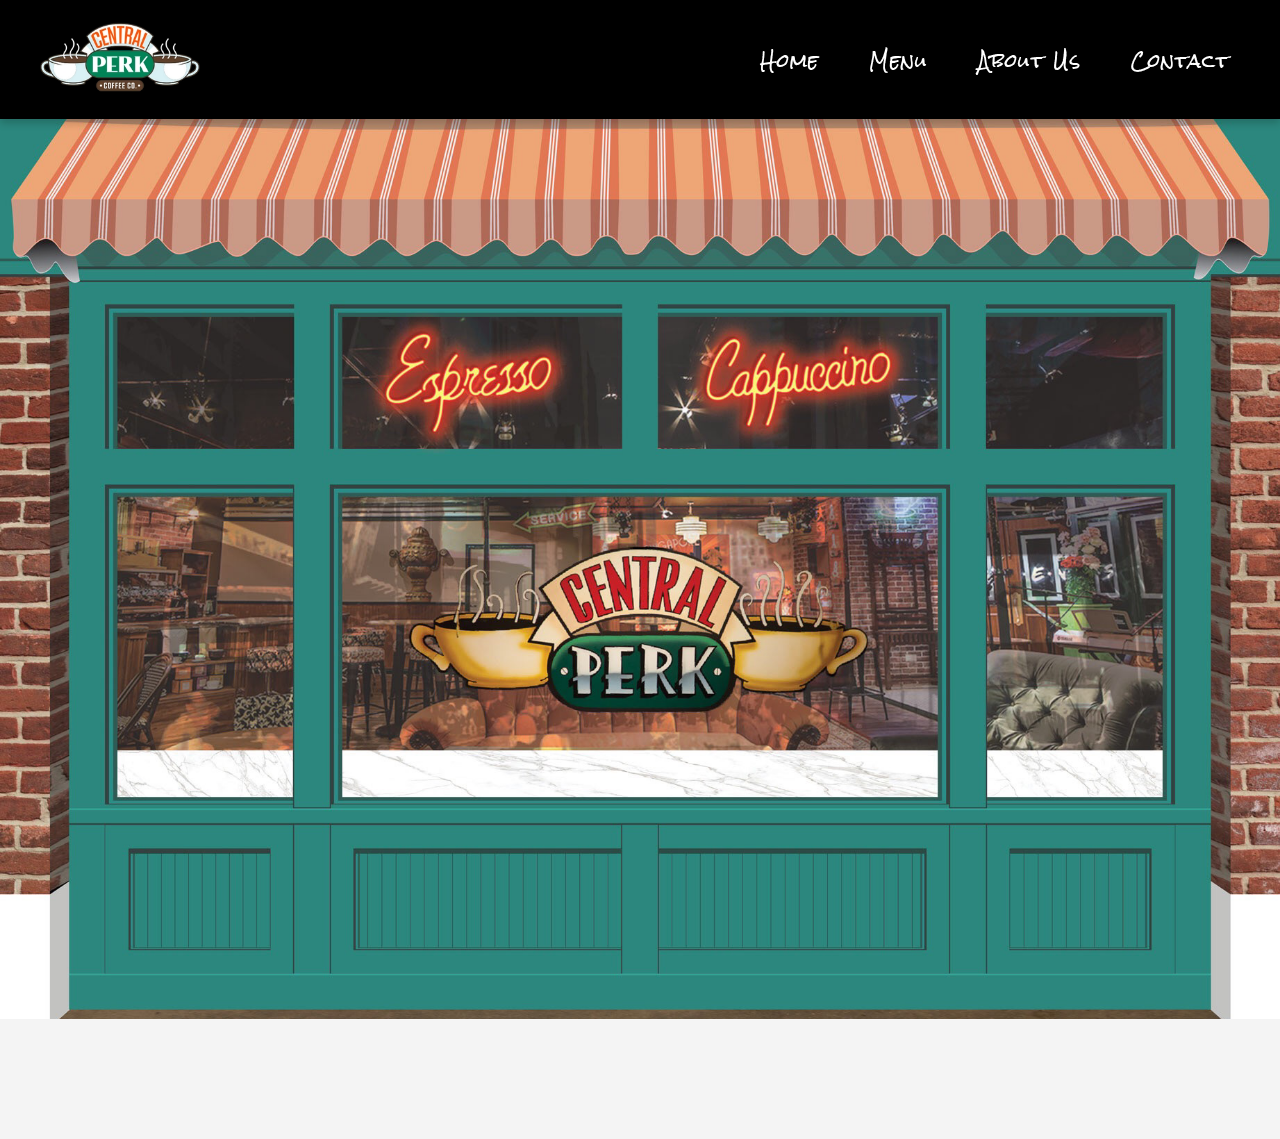
<file: index.html>
<!DOCTYPE html>
<html lang="en">
<head>
  <meta charset="UTF-8">
  <meta name="viewport" content="width=device-width, initial-scale=1.0">
  <title>Central Perk: The Digital Café Experience</title>
  <link rel="stylesheet" href="styles.css">
  <link href="https://fonts.googleapis.com/css2?family=Courier+Prime&family=Rock+Salt&display=swap" rel="stylesheet">
  <style>
    /* Ensure smooth scrolling */
    html {
      scroll-behavior: smooth;
    }
  </style>
</head>
<body>
  <header class="header">
    <div class="logo">
      <img src="new_logo_main_white_250x.avif" alt="Central Perk Logo">
    </div>
    <nav class="nav">
      <ul>
        <li><a href="#home">Home</a></li>
        <li><a href="#menu">Menu</a></li>
        <li><a href="#about">About Us</a></li>
        <li><a href="#contact">Contact</a></li>
      </ul>
    </nav>
  </header>

  <!-- Hero Section (Full screen image) -->
  <section id="hero" class="hero">
    <a href="final.html" class="hero-link">
      <img src="cpp.png" alt="Central Perk" class="hero-image">
    </a>
  </section>

  <!-- Next Section -->
  <section id="next-section">
  
  </section>
</body>
</html>
</file>
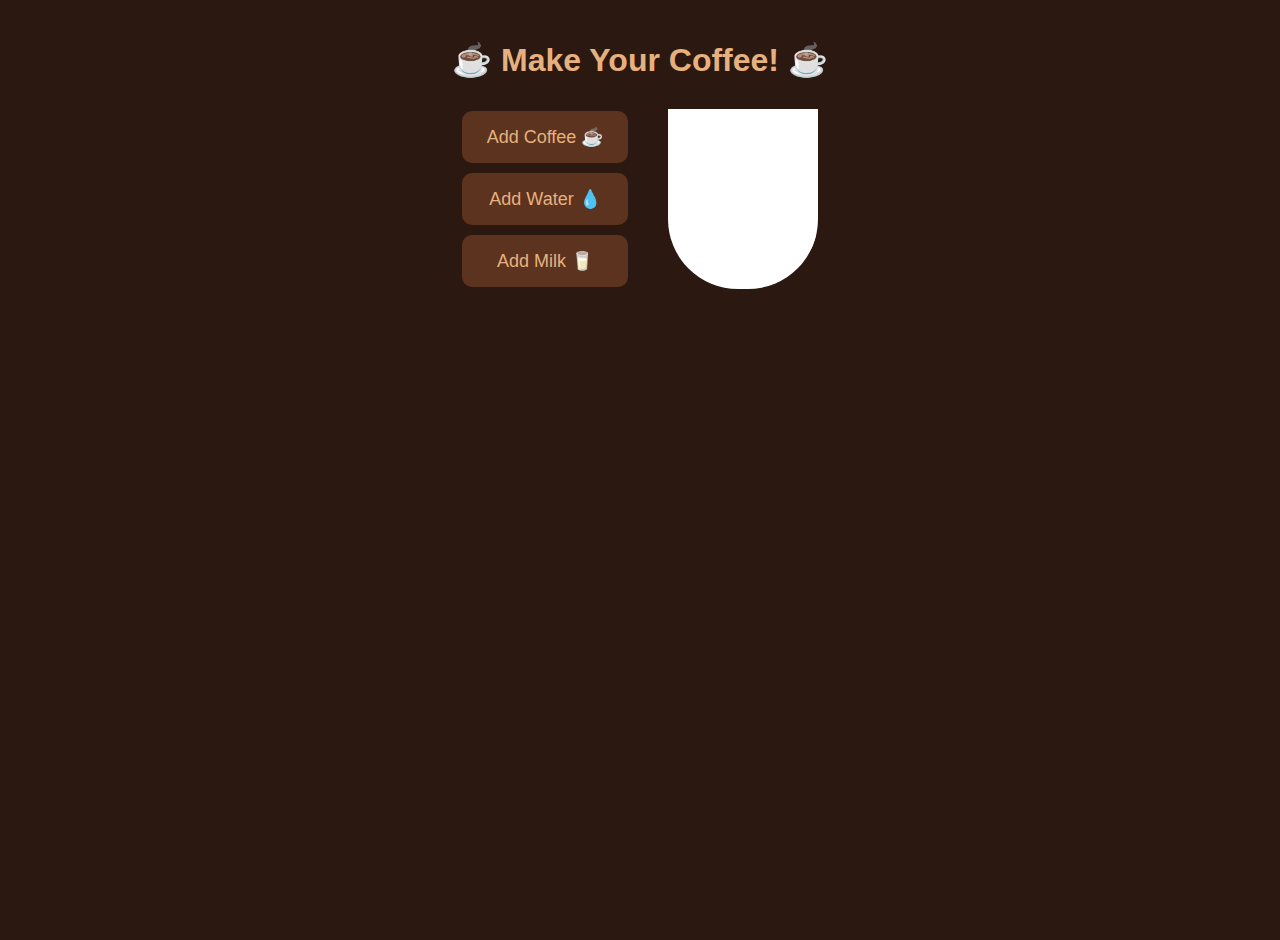
<file: coffeebuilder.html>
<!DOCTYPE html>
<html lang="en">
<head>
    <meta charset="UTF-8">
    <title>Simple Coffee Maker</title>
    <style>
        body {
            background: #2b1810;
            font-family: Arial, sans-serif;
            display: flex;
            flex-direction: column;
            align-items: center;
            min-height: 100vh;
            margin: 0;
            padding: 20px;
            color: #e6b17e;
        }

        h1 {
            text-align: center;
            margin-bottom: 30px;
        }

        .game {
            display: flex;
            gap: 40px;
            align-items: center;
            flex-wrap: wrap;
            justify-content: center;
        }

        .ingredients {
            display: flex;
            flex-direction: column;
            gap: 10px;
        }

        button {
            background: #5c331e;
            border: none;
            padding: 15px 25px;
            border-radius: 10px;
            color: #e6b17e;
            cursor: pointer;
            font-size: 18px;
            transition: transform 0.2s;
        }

        button:hover {
            transform: translateY(-2px);
        }

        .cup {
            width: 150px;
            height: 180px;
            background: white;
            border-radius: 0 0 70px 70px;
            position: relative;
            overflow: hidden;
        }

        .handle {
            width: 40px;
            height: 70px;
            border: 15px solid white;
            border-radius: 20px;
            position: absolute;
            right: -40px;
            top: 50%;
            transform: translateY(-50%);
        }

        .liquid {
            width: 100%;
            height: 0%;
            background: #3d2317;
            position: absolute;
            bottom: 0;
            transition: all 0.5s;
        }

        .message {
            margin-top: 20px;
            font-size: 20px;
            text-align: center;
            min-height: 30px;
        }
    </style>
</head>
<body>
    <h1>☕ Make Your Coffee! ☕</h1>

    <div class="game">
        <div class="ingredients">
            <button onclick="addIngredient('Coffee', '#3d2317')">Add Coffee ☕</button>
            <button onclick="addIngredient('Water', '#8b5e3c')">Add Water 💧</button>
            <button onclick="addIngredient('Milk', '#d4b59e')">Add Milk 🥛</button>
            <button onclick="addIngredient('Reset')" id="resetBtn" style="display: none">Make New Coffee 🔄</button>
        </div>

        <div class="cup">
            <div class="liquid"></div>
            <div class="handle"></div>
        </div>
    </div>

    <div class="message"></div>

    <script>
        let steps = 0;
        const liquid = document.querySelector('.liquid');
        const message = document.querySelector('.message');
        const resetBtn = document.querySelector('#resetBtn');

        function addIngredient(ingredient, color) {
            if (ingredient === 'Reset') {
                // Reset everything
                steps = 0;
                liquid.style.height = '0%';
                message.textContent = '';
                resetBtn.style.display = 'none';
                return;
            }

            if (steps >= 3) return;

            steps++;
            liquid.style.height = `${steps * 33}%`;
            liquid.style.backgroundColor = color;
            
            message.textContent = `Added ${ingredient}!`;

            if (steps === 3) {
                message.textContent = '✨ Your coffee is ready! ✨';
                resetBtn.style.display = 'block';
            }
        }
    </script>
</body>
</html>
</file>
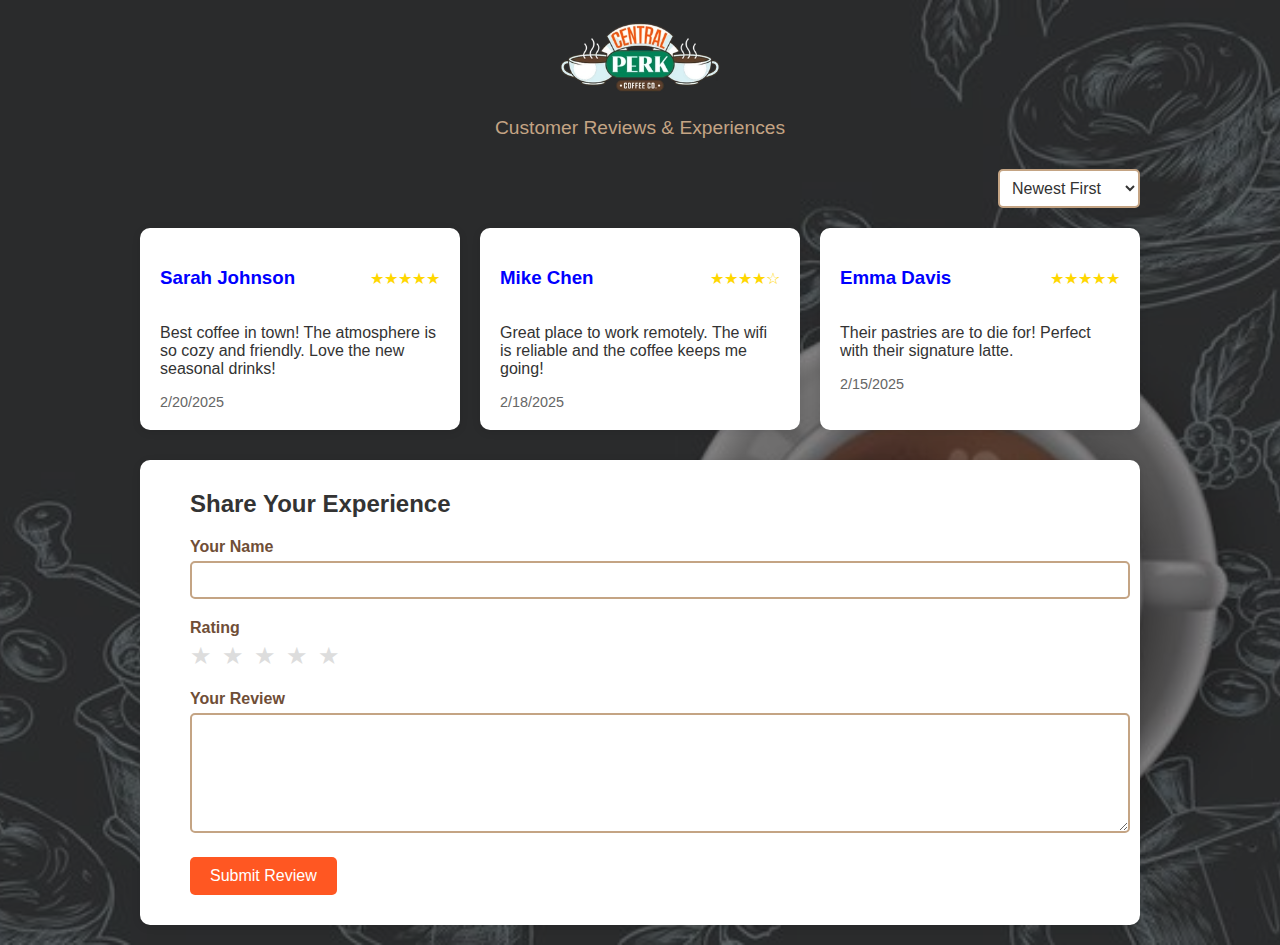
<file: customer.html>
<!DOCTYPE html>
<html lang="en">
<head>
    <meta charset="UTF-8">
    <meta name="viewport" content="width=device-width, initial-scale=1.0">
    <title>Friends Coffee Shop - Reviews</title>
    <link href="https://fonts.googleapis.com/css2?family=Courier+Prime&family=Rock+Salt&display=swap" rel="stylesheet">
    <style>
        :root {
            --primary-color: #6F4E37; /* Coffee Brown */
            --secondary-color: #C4A484; /* Latte Beige */
            --background-color: #FFF8F0; /* Coffee Cream */
            --text-color: #333; /* Dark text for readability */
            --highlight-color: #FF5722; /* Accent Orange (for buttons) */
        }

        body {
            font-family: Arial, Helvetica, sans-serif;
            background-color: var(--background-color);
            background-image: url('custimg.jpg');
            background-repeat: no-repeat;
            background-size: cover; /* Ensure the background image covers the entire page */
            background-position: center; /* Keep the image centered */
            color: var(--text-color);
            margin: 0;
            padding: 20px;
            position: relative; /* To position the pseudo-element */
        }

        body::after {
            content: '';
            position: absolute;
            top: 0;
            left: 0;
            width: 100%;
            height: 100%;
            background-color: rgba(49, 47, 47, 0.6); /* Semi-transparent overlay */
            z-index: -1; /* Ensure the overlay stays behind the content */
        }


        .container {
            max-width: 1000px;
            margin: 0 auto;
        }

        .reviews-header {
            text-align: center;
            margin-bottom: 30px;
        }

        .reviews-header h1 {
            color: var(--primary-color);
            font-size: 2.8em;
            margin-bottom: 10px;
            font-weight: 600;
        }

        .reviews-header p {
            font-size: 1.2em;
            color: var(--secondary-color);
        }

        .sort-controls {
            display: flex;
            justify-content: flex-end;
            margin-bottom: 20px;
        }

        .sort-controls select {
            padding: 8px;
            border: 2px solid var(--secondary-color);
            border-radius: 5px;
            background-color: white;
            color: var(--text-color);
            font-size: 1em;
        }

        .reviews-grid {
            display: grid;
            grid-template-columns: repeat(auto-fill, minmax(300px, 1fr));
            gap: 20px;
            margin-bottom: 30px;
        }

        .review-card {
            background-color: white;
            border-radius: 10px;
            padding: 20px;
            box-shadow: 0 2px 8px rgba(0, 0, 0, 0.1);
            transition: transform 0.2s, box-shadow 0.2s;
        }

        .review-card:hover {
            transform: translateY(-5px);
            box-shadow: 0 8px 15px rgba(0, 0, 0, 0.2);
        }

        .review-header {
            display: flex;
            justify-content: space-between;
            align-items: center;
            margin-bottom: 10px;
        }

        .stars {
            color: #FFD700;
        }

        .review-date {
            color: #666;
            font-size: 0.9em;
        }
        .review-name{
            text-decoration: underline;
        }
        .review-form {
            background-color: white;
            padding: 30px;
            border-radius: 10px;
            box-shadow: 0 2px 8px rgba(0, 0, 0, 0.1);
        }

        .form-group {
            margin-bottom: 20px;
        }

        .form-group label {
            display: block;
            margin-bottom: 5px;
            color: var(--primary-color);
            font-weight: 600;
        }

        .form-group input,
        .form-group textarea {
            width: 100%;
            padding: 8px;
            border: 2px solid var(--secondary-color);
            border-radius: 5px;
            font-size: 1em;
        }

        .form-group textarea {
            height: 100px;
            resize: vertical;
        }

        .submit-btn {
            background-color: var(--highlight-color);
            color: white;
            border: none;
            padding: 10px 20px;
            border-radius: 5px;
            cursor: pointer;
            font-size: 1em;
            transition: background-color 0.2s;
        }

        .submit-btn:hover {
            background-color: #FF3D00;
        }

        .rating-input {
            display: flex;
            gap: 10px;
            font-size: 1.5em;
        }

        .rating-input span {
            cursor: pointer;
            color: #ddd;
        }

        .rating-input span.active {
            color: #FFD700;
        }
        .logo img {
            width: 160px; /* Adjusted logo size */
            height: auto;
            animation: bounce 2s infinite ease-in-out; /* Fun bouncing animation */
        }
        @keyframes bounce {
        0%, 20%, 50%, 80%, 100% {
            transform: translateY(0);
        }
        40% {
            transform: translateY(-10px);
        }
        60% {
            transform: translateY(-5px);
        }
    }
        /* Coffee cup background and other subtle details */
        .coffee-cup-background {
            background-image: url('https://img.icons8.com/ios/452/coffee-cup.png');
            background-repeat: no-repeat;
            background-position: center;
            background-size: 50px;
            padding-left: 50px;
            padding-top: 10px;
        }
    </style>
</head>
<body>
    <div class="container">
        <div class="reviews-header">
            <div class="logo">
                <img src="new_logo_main_white_250x.avif" alt="Central Perk Logo">
              </div>
            <p>Customer Reviews & Experiences</p>
        </div>

        <div class="sort-controls">
            <select id="sort-select">
                <option value="newest">Newest First</option>
                <option value="highest">Highest Rated</option>
            </select>
        </div>

        <div class="reviews-grid" id="reviews-container">
            <!-- Reviews will be dynamically inserted here -->
        </div>

        <div class="review-form coffee-cup-background">
            <h2>Share Your Experience</h2>
            <form id="review-form">
                <div class="form-group">
                    <label for="name">Your Name</label>
                    <input type="text" id="name" required>
                </div>
                <div class="form-group">
                    <label>Rating</label>
                    <div class="rating-input" id="rating-stars">
                        <span data-rating="1">★</span>
                        <span data-rating="2">★</span>
                        <span data-rating="3">★</span>
                        <span data-rating="4">★</span>
                        <span data-rating="5">★</span>
                    </div>
                </div>
                <div class="form-group">
                    <label for="review">Your Review</label>
                    <textarea id="review" required></textarea>
                </div>
                <button type="submit" class="submit-btn">Submit Review</button>
            </form>
        </div>
    </div>

    <script>
        let reviews = [
            {
                name: "Sarah Johnson",
                rating: 5,
                text: "Best coffee in town! The atmosphere is so cozy and friendly. Love the new seasonal drinks!",
                date: new Date("2025-02-20")
            },
            {
                name: "Mike Chen",
                rating: 4,
                text: "Great place to work remotely. The wifi is reliable and the coffee keeps me going!",
                date: new Date("2025-02-18")
            },
            {
                name: "Emma Davis",
                rating: 5,
                text: "Their pastries are to die for! Perfect with their signature latte.",
                date: new Date("2025-02-15")
            }
        ];

        function getStarRating(rating) {
            return "★".repeat(rating) + "☆".repeat(5 - rating);
        }

        function formatDate(date) {
            return new Date(date).toLocaleDateString();
        }

        function displayReviews(sortMethod = 'newest') {
            const container = document.getElementById('reviews-container');
            container.innerHTML = '';

            const sortedReviews = [...reviews].sort((a, b) => {
                if (sortMethod === 'newest') {
                    return b.date - a.date;
                } else {
                    return b.rating - a.rating;
                }
            });

            sortedReviews.forEach(review => {
                const reviewElement = document.createElement('div');
                reviewElement.className = 'review-card';
                reviewElement.innerHTML = `
                    <div class="review-header">
                        <h3 style="color:blue">${review.name}</h3>
                        <div class="stars">${getStarRating(review.rating)}</div>
                    </div>
                    <p>${review.text}</p>
                    <div class="review-date">${formatDate(review.date)}</div>
                `;
                container.appendChild(reviewElement);
            });
        }

        document.getElementById('sort-select').addEventListener('change', (e) => {
            displayReviews(e.target.value);
        });

        let selectedRating = 0;
        const ratingStars = document.getElementById('rating-stars');
        const stars = ratingStars.getElementsByTagName('span');

        function updateStars(rating) {
            Array.from(stars).forEach((star, index) => {
                star.classList.toggle('active', index < rating);
            });
            selectedRating = rating;
        }

        ratingStars.addEventListener('click', (e) => {
            if (e.target.tagName === 'SPAN') {
                const rating = parseInt(e.target.dataset.rating);
                updateStars(rating);
            }
        });

        document.getElementById('review-form').addEventListener('submit', (e) => {
            e.preventDefault();

            const name = document.getElementById('name').value;
            const text = document.getElementById('review').value;

            if (selectedRating === 0) {
                alert('Please select a rating');
                return;
            }

            reviews.push({
                name,
                rating: selectedRating,
                text,
                date: new Date()
            });

            e.target.reset();
            updateStars(0);
            displayReviews(document.getElementById('sort-select').value);
        });

        displayReviews();
    </script>
</body>
</html>
</file>
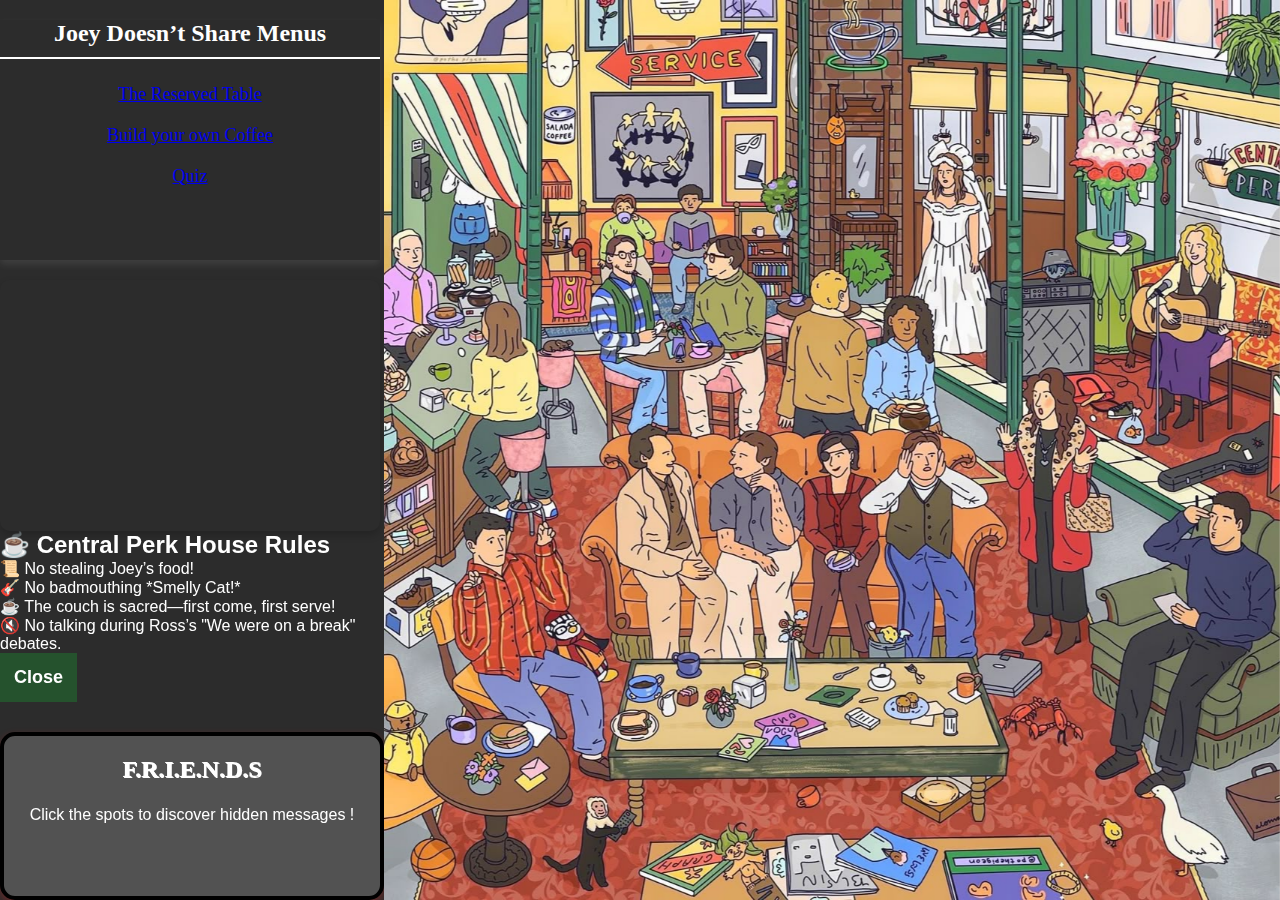
<file: final.html>
<!DOCTYPE html>
<html lang="en">
<head>
    <meta charset="UTF-8">
    <meta name="viewport" content="width=device-width, initial-scale=1.0">
    <title>Central Perk</title>
    <link rel="stylesheet" href="gary-css.css">
</head>
<body>
    <div class="left-section">
    <div class="menu-link">
        <div class="blackboard">
            <h2>Joey Doesn’t Share Menus</h2>
            <a href="menu (2).html"><div class="blackboard-item">The Reserved Table</div></a>
            <a href="coffeebuilder.html"><div class="blackboard-item">Build your own Coffee</div></a>
            <a href="quiz.html"><div class="blackboard-item">Quiz</div></a>
        </div>
    </div>
    <div class="video-card">
        <iframe 
            src="https://www.youtube.com/embed/s2TyVQGoCYo?autoplay=1&loop=1&playlist=s2TyVQGoCYo&controls=0" 
            frameborder="0" 
            allow="autoplay; encrypted-media" 
            allowfullscreen>
        </iframe>
    </div>

    <div id="rulesModal" class="rules-modal">
        <h2>☕ Central Perk House Rules</h2>
        <p>📜 No stealing Joey’s food!</p>
        <p>🎸 No badmouthing *Smelly Cat!*</p>
        <p>☕ The couch is sacred—first come, first serve!</p>
        <p>🔇 No talking during Ross’s "We were on a break" debates.</p>
        <button class="close-btn" onclick="closeRules()">Close</button>
    </div>
    
    
    
    <!-- Flipping Info Card -->
    <div class="info-card">
        <div class="info-card-inner">
            <div class="info-card-front">
                <h2>F.R.I.E.N.D.S</h2>
                <p>Click the spots to discover hidden messages !</p>
            </div>
            <div class="info-card-back">
                <div id="info-content">
                    <!-- Dynamic content will be inserted here -->
                </div>
            </div>
        </div>
    </div>
</div>
    <div class="right-section">
        <img src="hello.jpg" alt="Central Perk Scene" usemap="#centralPerkMap">
        <button class="couch-button" onclick="showInfo('You found an 🥚! The couch was almost removed before filming began!')"></button>
        <button class="hugsy-button" onclick="showInfo('You found an 🥚! Hugsy: The One Joey Wouldn’t Share!')"></button>
        <button class="lobster-button" onclick="showInfo('You found an 🥚! In Friends (S2E14), Phoebe calls Rachel Ross’s lobsters, meaning they’re soulmates—like lobsters, which (supposedly) mate for life.')"></button>
        <button class="pheobe-button" onclick="showInfo('You found an 🥚! ’’Smelly’’ Cat was Phoebe’s iconic song in Friends. It’s about a neglected, stinky cat whose bad smell isn’t its fault. The song became a recurring joke and even got a professional recording in the show.')"></button>
        <button class="rachel-button" onclick="showInfo('You found an 🥚! In S1E1, Rachel runs into Central Perk in her wedding dress after leaving Barry at the altar. She realizes she doesn’t love him and decides to start a new, independent life with Monica’s help.')"></button>

        <map name="centralPerkMap">
            <a href="#"><area shape="poly" coords="24,89, 44,89, 52,128, 74,190, 40,251, -3,218, -3,148, 18,83" alt="Gunther's Spot" onclick="startChat()"></a></map>
    </div>
    <div id="chatPopup" class="chat-popup">
        <div class="chat-box">
            <div id="chatMessages" class="chat-messages"></div>
            <div id="chatOptions" class="chat-options"></div>
        </div>
    </div>
    <script src="gary-js.js"></script>
</body>
</html>
</file>
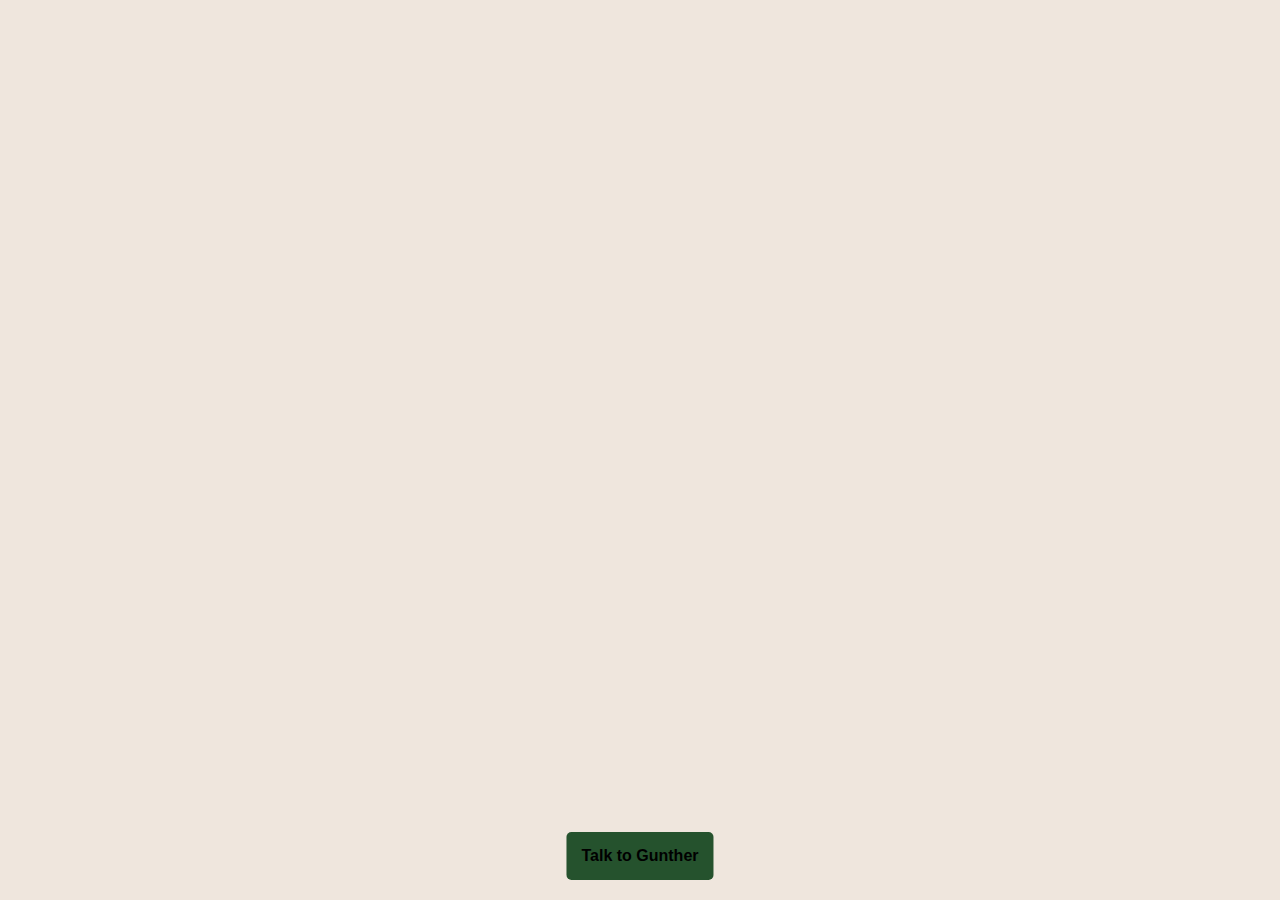
<file: gary.html>
<!DOCTYPE html>
<html lang="en">
<head>
    <meta charset="UTF-8">
    <meta name="viewport" content="width=device-width, initial-scale=1.0">
    <title>Virtual Barista Chat</title>
    <link rel="stylesheet" href="gary-css.css">
</head>
<body>

    <button id="baristaButton" onclick="startChat()">Talk to Gunther</button>

    <div id="chatPopup" class="chat-popup">
        <div class="chat-box">
            <div id="chatMessages" class="chat-messages"></div>
            <div id="chatOptions" class="chat-options"></div>
        </div>
    </div>

    <script src="gary-js.js"></script>
</body>
</html>
</file>
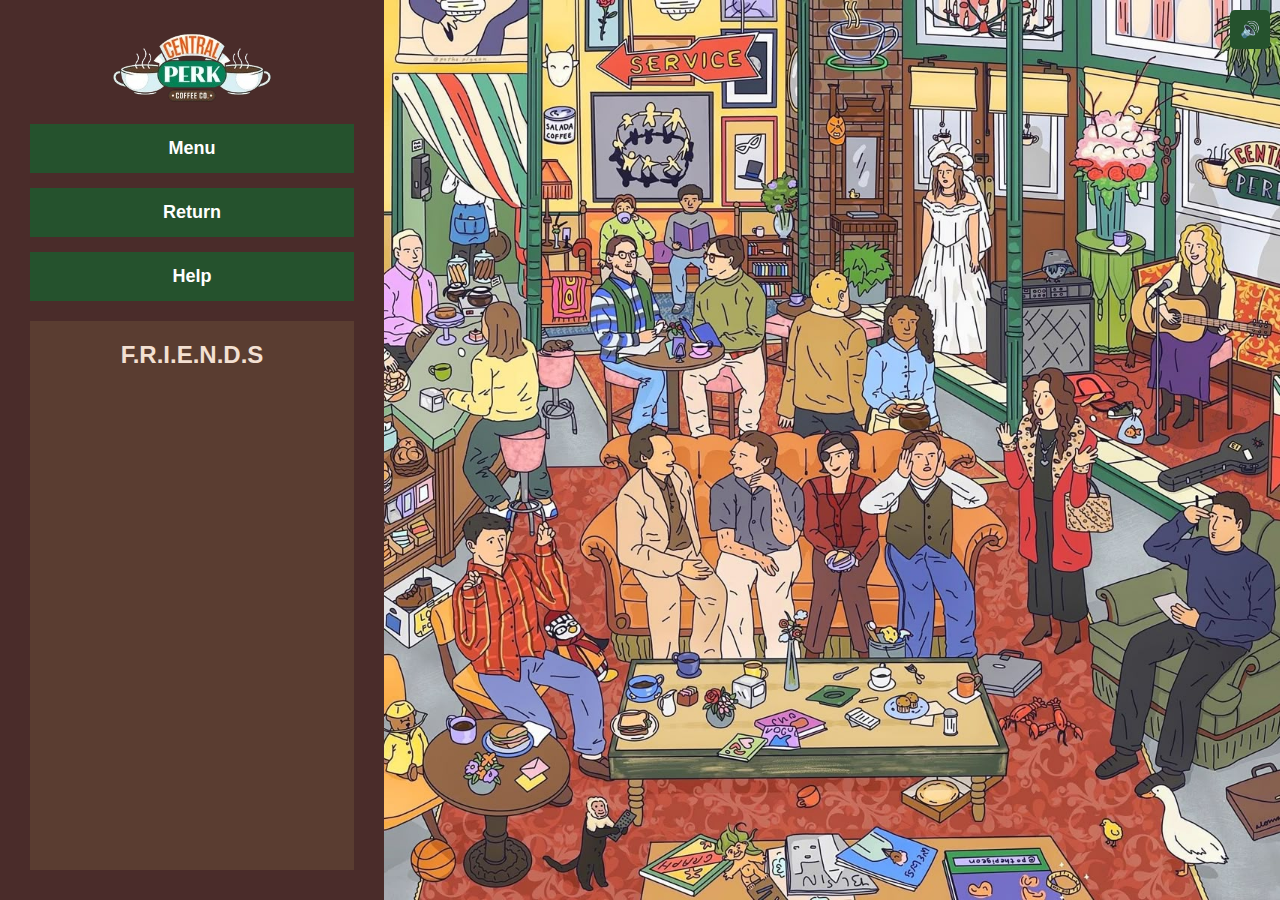
<file: maybe.html>
<!DOCTYPE html>
<html lang="en">
<head>
    <meta charset="UTF-8">
    <meta name="viewport" content="width=device-width, initial-scale=1.0">
    <title>Central Perk</title>
    <style>
        * {
            margin: 0;
            padding: 0;
            box-sizing: border-box;
        }
        .logo img {
            width: 160px;
            height: auto;
            animation: bounce 2s infinite ease-in-out;
        }
        @keyframes bounce {
            0%, 20%, 50%, 80%, 100% {
                transform: translateY(0);
            }
            40% {
                transform: translateY(-10px);
            }
            60% {
                transform: translateY(-5px);
            }
        }
        body {
            display: flex;
            height: 100vh;
            font-family: 'Poppins', sans-serif;
            background: #efe6dd;
        }
        .left-section {
            width: 30%;
            background: #4a2c2a;
            color: white;
            padding: 30px;
            display: flex;
            flex-direction: column;
            justify-content: space-between;
        }
        .logo-container {
            display: flex;
            justify-content: center;
            margin-bottom: 20px;
        }
        .logo-container img {
            width: 160px;
        }
        .buttons {
            display: flex;
            flex-direction: column;
            gap: 15px;
            text-align: center;
        }
        button {
            padding: 14px;
            border: none;
            background: #25522d;
            color: white;
            font-size: 18px;
            font-weight: bold;
            cursor: pointer;
            transition: 0.5s;
        }
        button:hover {
            background: #37674a;
        }
        .info-box {
            margin-top: 20px;
            padding: 20px;
            font-size: 16px;
            background: #5a3d31;
            color: #f3e0d2;
            width: 100%;
            flex-grow: 2;
        }
        .right-section {
            width: 70%;
            display: flex;
            justify-content: center;
            align-items: center;
            position: relative;
        }
        .right-section img {
            width: 100%;
            height: 100vh;
            object-fit: cover;
        }
        .couch-button {
            position: absolute;
            top: 47%; 
            left: 25%;
            width: 360px;
            height: 200px;
            border: none;
            cursor: pointer;
            opacity: 0;
        }
        .hugsy-button {
            position: absolute;
            top: 76%; 
            left: 20%;
            width: 40px;
            height: 60px;
            border: none;
            cursor: pointer;
            opacity: 0;
        }
        .music-button {
            position: absolute;
            top: 10px;
            right: 10px;
            padding: 10px;
            color: white;
            background-color: none;
            border: none;
            font-size: 16px;
            font-weight: bold;
            cursor: pointer;
            border-radius: 5px;
        }
        .music-button:hover {
            background: rgba(255, 255, 255, 0.972);
        }
    </style>
</head>
<body>
    <div class="left-section">
        <div class="logo-container logo">
            <img src="logopng.png" alt="Central Perk Logo">
        </div>
        <div class="buttons">
            <button>Menu</button>
            <button>Return</button>
            <button>Help</button>
        </div>
        <div class="info-box" id="info-box" style="text-align:center">
            <h2>F.R.I.E.N.D.S</h2>
        </div>
    </div>
    <div class="right-section">
        <img src="hello.jpg" alt="Central Perk Scene" usemap="#centralPerkMap">
        <button class="couch-button" onclick="showInfo('The couch was almost removed before filming began!')"></button>
        <button class="hugsy-button" onclick="showInfo('Joey`s adorable pet penguin: Hugsy :D')"></button>
        
        <button class="music-button" onclick="toggleMusic()" style="background-color:none">🔊</button>

        <map name="centralPerkMap">
            <a href="gary.html"><area shape="poly" coords="24,89, 44,89, 52,128, 74,190, 40,251, -3,218, -3,148, 18,83" alt="Gunther's Spot" onmousedown="showInfo('This is where Gunther kept his secret coffee recipes!')"></a>
        </map>
    </div>

    <audio id="background-music" loop>
        <source src="friends-theme.mp3" type="audio/mpeg">
        Your browser does not support the audio element.
    </audio>

    <script>
        let music = document.getElementById("background-music");
        let button = document.querySelector(".music-button");

        function autoPlayMusic() {
            // Silent interaction trick (works on most browsers)
            document.body.addEventListener('click', () => {
                if (music.paused) {
                    music.play();
                }
            }, { once: true });

            let playPromise = music.play();
            if (playPromise !== undefined) {
                playPromise.then(() => {
                    console.log("Music autoplayed successfully.");
                }).catch(() => {
                    console.log("Autoplay blocked, waiting for user interaction.");
                });
            }
        }

        function toggleMusic() {
            if (music.paused) {
                music.play();
                button.innerHTML = "🔇 Sound Off";
            } else {
                music.pause();
                button.innerHTML = "🔊 Sound On";
            }
        }

    </script>
</body>
</html>
</file>
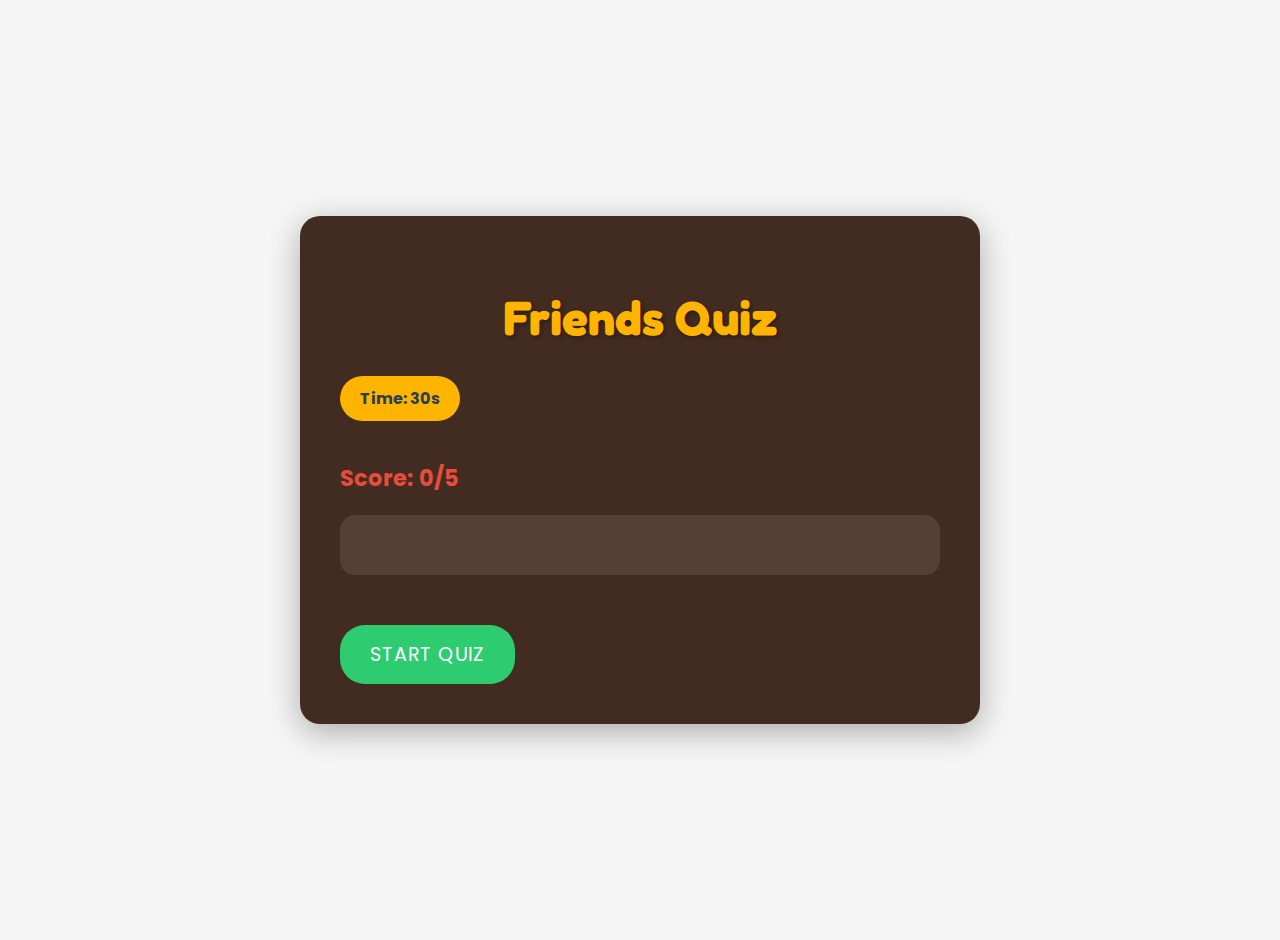
<file: quiz.html>
<!DOCTYPE html>
<html lang="en">
<head>
    <meta charset="UTF-8">
    <meta name="viewport" content="width=device-width, initial-scale=1.0">
    <title>Central Perk Friends Quiz</title>
    <link href="https://fonts.googleapis.com/css2?family=Fredoka+One&family=Poppins:wght@400;600&display=swap" rel="stylesheet">
    <style>
        body {
            font-family: 'Poppins', sans-serif;
            margin: 0;
            padding: 20px;
            min-height: 100vh;
            background: url('https://upload.wikimedia.org/wikipedia/commons/9/97/Friends_logo_2020.svg') no-repeat center center fixed;
            background-size: 40%;
            background-color: #f5f5f5;
            color: #fff;
            display: flex;
            justify-content: center;
            align-items: center;
            background-color: #f5f5f5;
        }

        .quiz-container {
            background: rgba(56, 32, 20, 0.95);
            padding: 40px;
            border-radius: 20px;
            box-shadow: 0 8px 32px rgba(0, 0, 0, 0.3);
            width: 90%;
            max-width: 600px;
            position: relative;
            overflow: hidden;
        }

        h1 {
            font-family: 'Fredoka One', cursive;
            font-size: 3em;
            margin-bottom: 30px;
            color: #FFB400;
            text-align: center;
            text-shadow: 2px 2px 4px rgba(0, 0, 0, 0.3);
        }

        .timer {
            background: #FFB400;
            color: #2c3e50;
            padding: 10px 20px;
            border-radius: 25px;
            font-weight: bold;
            display: inline-block;
            margin-bottom: 20px;
        }

        .score {
            font-size: 1.4em;
            margin: 20px 0;
            color: #E74C3C;
            font-weight: bold;
        }

        .question {
            font-size: 1.3em;
            margin-bottom: 30px;
            line-height: 1.6;
            background: rgba(255, 255, 255, 0.1);
            padding: 20px;
            border-radius: 15px;
        }

        .choices {
            list-style-type: none;
            padding: 0;
        }

        .choices li {
            margin: 15px 0;
            transition: transform 0.2s;
        }

        .choices li:hover {
            transform: translateX(10px);
        }

        .choices button {
            background: #F5A623;
            color: white;
            border: none;
            padding: 15px 20px;
            border-radius: 10px;
            width: 100%;
            font-size: 1.1em;
            cursor: pointer;
            transition: all 0.3s ease;
            font-family: 'Poppins', sans-serif;
        }

        .choices button:hover {
            background: #F39C12;
            transform: scale(1.02);
        }

        .start-btn, #next-btn {
            background: #2ECC71;
            color: white;
            border: none;
            padding: 15px 30px;
            border-radius: 25px;
            cursor: pointer;
            font-size: 1.2em;
            margin-top: 20px;
            transition: all 0.3s ease;
            font-family: 'Poppins', sans-serif;
            text-transform: uppercase;
            letter-spacing: 1px;
        }

        .start-btn:hover, #next-btn:hover {
            background: #27AE60;
            transform: scale(1.05);
        }

        .result {
            margin-top: 30px;
            font-size: 1.4em;
            text-align: center;
            color: #FFB400;
            padding: 20px;
            border-radius: 15px;
            background: rgba(255, 255, 255, 0.1);
        }

        @keyframes fadeIn {
            from { opacity: 0; transform: translateY(20px); }
            to { opacity: 1; transform: translateY(0); }
        }

        .fade-in {
            animation: fadeIn 0.5s ease-out;
        }

        .correct {
            background: #27AE60 !important;
        }

        .incorrect {
            background: #C0392B !important;
        }
    </style>
</head>
<body>

<div class="quiz-container fade-in">
    <h1>Friends Quiz</h1>
    <div class="timer">Time: <span id="timer">30</span>s</div>
    <div class="score">Score: <span id="score">0</span>/5</div>
    <div id="question-container" class="question">
        <p id="question-text"></p>
        <ul id="choices" class="choices"></ul>
    </div>
    <button id="next-btn" style="display:none;">Next Question</button>
    <button id="start-btn" class="start-btn">Start Quiz</button>
    <div id="result" class="result" style="display:none;"></div>
</div>

<script>
    const questions = [
        {
            question: "What is Ross's second wife's name?",
            choices: ["Susan", "Emily", "Carol", "Rachel"],
            answer: "Emily"
        },
        {
            question: "Which character famously says 'We were on a break!'?",
            choices: ["Chandler", "Ross", "Joey", "Monica"],
            answer: "Ross"
        },
        {
            question: "What is the name of Ross and Monica's father?",
            choices: ["Jack", "Leonard", "Dr. Richard", "Larry"],
            answer: "Jack"
        },
        {
            question: "What's the name of Joey's stuffed penguin?",
            choices: ["Hugsy", "Pingu", "Moe", "Joe"],
            answer: "Hugsy"
        },
        {
            question: "What is Chandler's middle name?",
            choices: ["Muriel", "Joseph", "Francis", "Larry"],
            answer: "Muriel"
        }
    ];

    let currentQuestionIndex = 0;
    let score = 0;
    let timer = 30;
    let quizInterval;
    let isQuizActive = false;

    const startBtn = document.getElementById("start-btn");
    const nextBtn = document.getElementById("next-btn");
    const timerElement = document.getElementById("timer");
    const scoreElement = document.getElementById("score");
    const questionText = document.getElementById("question-text");
    const choicesList = document.getElementById("choices");
    const resultElement = document.getElementById("result");
    const questionContainer = document.getElementById("question-container");

    function startQuiz() {
        score = 0;
        timer = 30;
        currentQuestionIndex = 0;
        scoreElement.textContent = score;
        resultElement.style.display = "none";
        nextBtn.style.display = "none";
        startBtn.style.display = "none";
        questionContainer.style.display = "block";
        startTimer();
        displayQuestion();
    }

    function startTimer() {
        clearInterval(quizInterval);
        quizInterval = setInterval(() => {
            if (timer === 0) {
                clearInterval(quizInterval);
                endQuiz();
            } else {
                timer--;
                timerElement.textContent = timer;
            }
        }, 1000);
    }

    function displayQuestion() {
        const question = questions[currentQuestionIndex];
        questionText.textContent = question.question;
        choicesList.innerHTML = '';
        
        question.choices.forEach(choice => {
            const li = document.createElement("li");
            const button = document.createElement("button");
            button.textContent = choice;
            button.onclick = () => checkAnswer(button, choice);
            li.appendChild(button);
            choicesList.appendChild(li);
        });
    }

    function checkAnswer(buttonElement, selectedChoice) {
        const correctAnswer = questions[currentQuestionIndex].answer;
        const buttons = choicesList.getElementsByTagName('button');
        
        // Disable all buttons after selection
        Array.from(buttons).forEach(button => {
            button.disabled = true;
        });

        if (selectedChoice === correctAnswer) {
            score++;
            scoreElement.textContent = score;
            buttonElement.classList.add('correct');
        } else {
            buttonElement.classList.add('incorrect');
            // Show correct answer
            Array.from(buttons).forEach(button => {
                if (button.textContent === correctAnswer) {
                    button.classList.add('correct');
                }
            });
        }
        
        nextBtn.style.display = "block";
    }

    function nextQuestion() {
        currentQuestionIndex++;
        if (currentQuestionIndex < questions.length) {
            displayQuestion();
            nextBtn.style.display = "none";
        } else {
            endQuiz();
        }
    }

    function endQuiz() {
        clearInterval(quizInterval);
        questionContainer.style.display = "none";
        nextBtn.style.display = "none";
        resultElement.style.display = "block";
        
        let message;
        if (score === questions.length) {
            message = "Perfect score! You're a true Friends expert! 🏆";
        } else if (score >= questions.length * 0.7) {
            message = "Great job! You really know your Friends! ⭐";
        } else if (score >= questions.length * 0.5) {
            message = "Not bad! Time to rewatch some episodes! 📺";
        } else {
            message = "Could this BE any more challenging? Time for a Friends marathon! ☕";
        }
        
        resultElement.innerHTML = `
            <p>Quiz Over!</p>
            <p>Your score is ${score} out of ${questions.length}</p>
            <p>${message}</p>
        `;
        
        startBtn.textContent = "Play Again";
        startBtn.style.display = "block";
    }

    startBtn.addEventListener("click", startQuiz);
    nextBtn.addEventListener("click", nextQuestion);
</script>
</body>
</html>
</file>
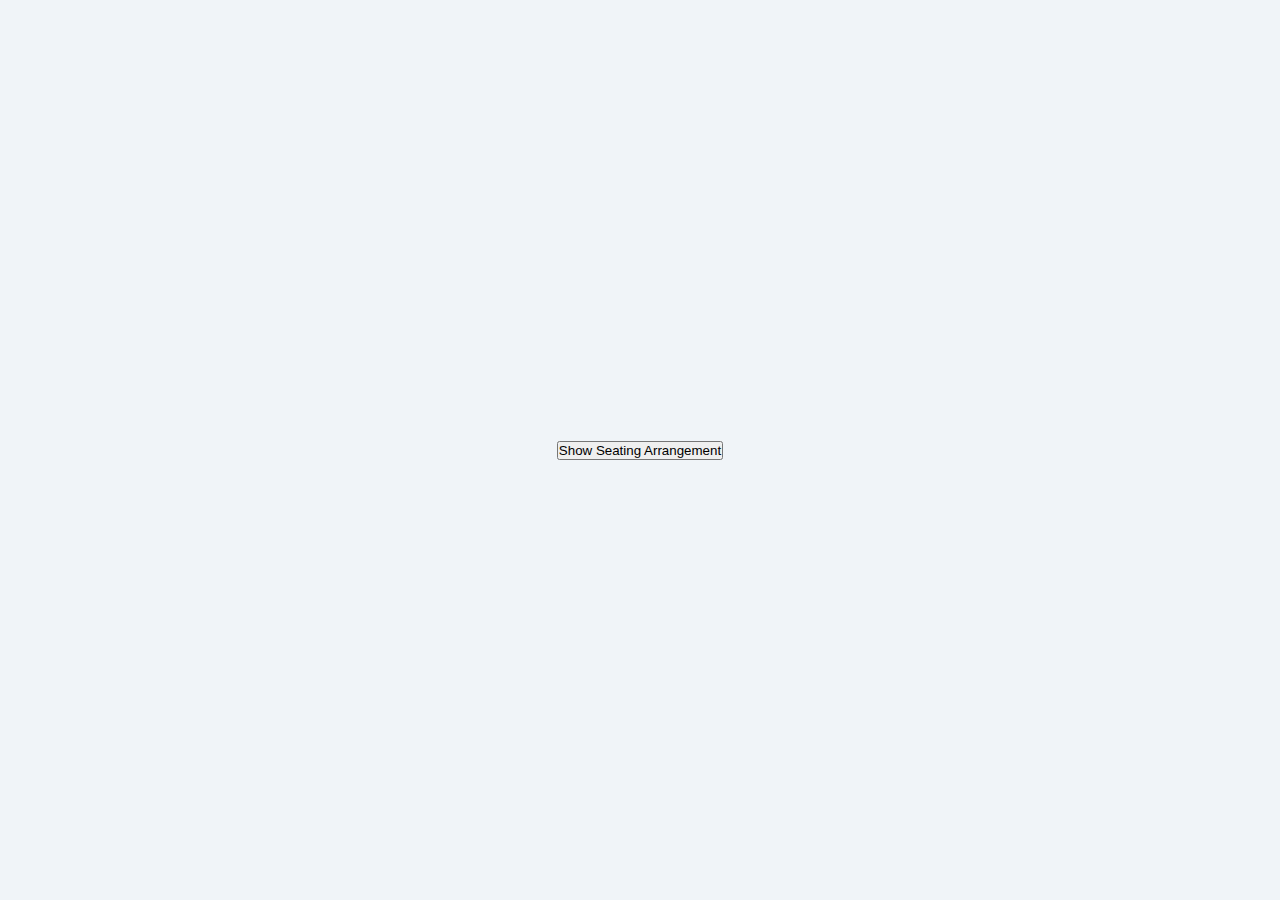
<file: seating.html>
<!DOCTYPE html>
<html lang="en">
<head>
    <meta charset="UTF-8">
    <meta name="viewport" content="width=device-width, initial-scale=1.0">
    <title>Seating Arrangement Popup</title>
    <style>
        /* General Reset */
        * {
            margin: 0;
            padding: 0;
            box-sizing: border-box;
        }

        body {
            font-family: Arial, sans-serif;
            background-color: #f0f4f8;
            display: flex;
            justify-content: center;
            align-items: center;
            height: 100vh;
        }

        .popup {
            display: none;
            position: fixed;
            top: 50%;
            left: 50%;
            transform: translate(-50%, -50%);
            background: transparent;
            z-index: 999;
            padding: 20px;
        }

        .popup-content {
            position: relative;
            background-color: white;
            padding: 20px;
            border-radius: 12px;
            box-shadow: 0 10px 30px rgba(0, 0, 0, 0.15);
            width: 400px;
            text-align: center;
        }

        .seating-container {
            position: relative;
            display: inline-block;
        }

        .seating-image {
            max-width: 100%;
            height: auto;
            border-radius: 8px;
        }

        .seating-space {
            position: absolute;
            background-color: rgba(0, 0, 0, 0.5);
            color: white;
            font-size: 18px;
            font-weight: bold;
            display: flex;
            justify-content: center;
            align-items: center;
            opacity: 0;
            transition: opacity 0.3s;
        }

        .seating-space:hover {
            opacity: 0.8;
        }

        /* Positioning the cards on seating areas */
        .purple-space {
            top: 25%;
            left: 38%;
            width: 30%;
            height: 15%;
            font-size: small;
            background-color: rgb(128, 0, 128, 0.5);
        }

        .red-space {
            top: 41%;
            left: 34%;
            width: 30%;
            height: 13%;
            font-size: small;
            background-color: rgb(255, 0, 0,0.5);
        }

        .light-red-space {
            bottom: 20%;
            left: 28%;
            width: 36%;
            height: 21%;
            font-size: small;
            background-color: rgb(255, 255, 0,0.5);
        }
        .close-btn{
            height: 5%;
            width: 5%;
            font-size: large;
            color: red;
        }
    </style>
</head>
<body>
    <button class="open-btn">Show Seating Arrangement</button>

    <div class="popup">
        <div class="popup-content">
            <button class="close-btn">X</button>
            <div class="seating-container">
                <img src="assets\seating.jpg" alt="Seating Arrangement" class="seating-image">
                <div class="seating-space purple-space">Quiet Study</div>
                <div class="seating-space red-space">Social Place</div>
                <div class="seating-space light-red-space">Have a chat with FRIENDS</div>
            </div>
        </div>
    </div>

    <script>
        const openButton = document.querySelector('.open-btn');
        const popup = document.querySelector('.popup');
        const closeButton = document.querySelector('.close-btn');

        openButton.addEventListener('click', () => {
            popup.style.display = 'flex';
        });

        closeButton.addEventListener('click', () => {
            popup.style.display = 'none';
        });

        window.addEventListener('click', (event) => {
            if (event.target === popup) {
                popup.style.display = 'none';
            }
        });
    </script>
</body>
</html>
</file>
<file: gary-css.css>
/* General Styles */
* {
    margin: 0;
    padding: 0;
    box-sizing: border-box;
}
.menu img{
    width:320px;
    height:auto;
    
}
.logo img {
    width: 500px; /* Adjusted logo size */
    height: auto;
    animation: bounce 2s infinite ease-in-out; /* Fun bouncing animation */
}
@keyframes bounce {
    0%, 20%, 50%, 80%, 100% {
        transform: translateY(0);
    }
    40% {
        transform: translateY(-10px);
    }
    60% {
        transform: translateY(-5px);
    }
}
body {
    display: flex;
    height: 100vh;
    font-family: 'Poppins', sans-serif;
    background: #efe6dd;
}
.blackboard {
    background-color: #2c2c2c;
    color: white;
    padding-left: 0;
    padding-top: 0;
    box-shadow: 0 4px 8px rgba(255, 255, 255, 0.1);
    text-align: center;
    width: 380px;
    height: 240px;
}

.blackboard h2 {
    font-family: 'Chalkduster', cursive;
    margin-bottom: 15px;
    font-size: 24px;
    border-bottom: 2px solid white;
    padding-bottom: 10px;
}

.blackboard-item {
    font-family: 'Comic Sans MS', cursive;
    font-size: 18px;
    padding: 10px 0;
    cursor: pointer;
    transition: all 0.3s ease-in-out;
}

.blackboard-item:hover {
    color: #f4d03f;
    transform: scale(1.1);
}
.left-section {
    width: 30%;
    background:#2c2c2c;
    color: white;
    padding: 0;
    margin-top: 0%;
    display: flex;
    flex-direction: column;
    justify-content: space-between;
}

.logo-container img {
    width: 200px;
}
.video-card {
    width: 380px;  /* Adjust width */
    height: 450px; /* Adjust height */
    overflow: hidden;
    border-radius: 10px;  /* Optional: Rounded corners */
    box-shadow: 0 4px 8px rgba(0, 0, 0, 0.2); /* Optional: Shadow */
}

.video-card iframe {
    width: 100%;
    height: 100%;
}

.menu img {
    transition: all 0.3s ease;
    filter: brightness(1.1);
    animation: neonPulse 1.5s infinite alternate;
}

.menu img:hover {
    filter: brightness(1.2);
    animation: neonPulseIntense 1.5s infinite alternate;
}
.menu-link {
    margin: 20px 0;
    text-align: center;
}

.menu-image {
    transition: all 0.3s ease;
    max-width: 200px;
}

.menu-image:hover {
    transform: scale(1.05);
    filter: brightness(1.2);
}

/* Info Card Styles */
.info-card {
    width: 100%;
    height: 300px;
    perspective: 1000px;
    margin-top: 30px;
}

.info-card-inner {
    position: relative;
    width: 100%;
    height: 100%;
    text-align: center;
    transition: transform 0.8s;
    transform-style: preserve-3d;
}

.info-card.flip .info-card-inner {
    transform: rotateY(180deg);
}

.info-card-front,
.info-card-back {
    position: absolute;
    width: 100%;
    height: 100%;
    backface-visibility: hidden;
    border-radius: 15px;
    padding: 20px;
    background: #525252;
    border: 4px solid #000000;
    box-shadow: 0 4px 8px rgba(241, 36, 36, 0.3);
    color: white;
}

.info-card-front {
    background-color: #525252;
    color: white;
    background-size: 20px 20px;
}

.info-card-back {
    transform: rotateY(180deg);
    background-color: #525252;
    color: white;
    align-content: center;
    font-size: large;
    font-family: 'Times New Roman', Times, serif;
}

.info-card h2 {
    color: #ffffff;
    font-family: "Comic Sans MS", cursive;
    margin-bottom: 20px;
    text-shadow: 1px 1px 0 #fff;
}

.info-card p {
    color: #ffffff;
    font-family: Arial, sans-serif;
    font-size: 16px;
    line-height: 1.5;
}

/* Animation for content updates */
@keyframes fadeIn {
    from { opacity: 0; transform: translateY(10px); }
    to { opacity: 1; transform: translateY(0); }
}

#info-content {
    animation: fadeIn 0.5s ease-out;
}

.buttons {
    display: flex;
    flex-direction: column;
    gap: 15px;
    text-align: center;
}
button {
    padding: 14px;
    border: none;
    background: #25522d;
    color: white;
    font-size: 18px;
    font-weight: bold;
    cursor: pointer;
    transition: 0.5s;
}
.info-box {
    margin-top: 10px;
    padding: 20px;
    font-size: 16px;
    background: #5a3d31;
    color: #f3e0d2;
    width: 100%;
}
.right-section {
    width: 70%;
    display: flex;
    justify-content: center;
    align-items: center;
    position: relative;
}
.right-section img {
    width: 100%;
    height: 100vh;
    object-fit: cover;
}
.couch-button {
    position: absolute;
    top: 47%; 
    left: 25%;
    width: 360px;
    height: 200px;
    border: none;
    cursor: pointer;
    opacity: 0;
}
.hugsy-button {
    position: absolute;
    top: 76%; 
    left: 20%;
    width: 40px;
    height: 60px;
    border: none;
    cursor: pointer;
    opacity: 0;
}
.lobster-button {
    position: absolute;
    top: 85%; 
    left: 70%;
    width: 60px;
    height: 60px;
    border: none;
    cursor: pointer;
    opacity: 0;
}
.pheobe-button {
    position: absolute;
    top: 15%; 
    left: 85%;
    width: 80px;
    height: 200px;
    border: none;
    cursor: pointer;
    opacity: 0;
}
.rachel-button {
    position: absolute;
    top: 0%; 
    left: 58%;
    width: 80px;
    height: 200px;
    border: none;
    cursor: pointer;
    opacity: 0;
}

/* Start Chat Button */
#baristaButton {
    padding: 15px;
    font-size: 16px;
    cursor: pointer;
    background-color:none;
    color: rgb(0, 0, 0);
    border: none;
    border-radius: 5px;
    position: absolute;
    bottom: 20px;
    left: 50%;
    transform: translateX(-50%);
    display: block;
    transition: opacity 0.3s ease;
}

/* Chat Popup */
.chat-popup {
    display: none;
    position: fixed;
    left: 60%;
    top: 20%;
    transform: translateX(-50%);
    width: 60%;
    height: 60%;
    background-color: #E6C88A;
    border-radius: 10px;
    box-shadow: 0 4px 6px rgba(44, 9, 9, 0.1);
    z-index: 1000;
    overflow-y: auto;
    background-image: url('https://i.pinimg.com/736x/d7/8b/44/d78b44868a3696e9cd77b3f73451ba82.jpg');
    background-size: contain;
    background-position: center right;
    background-repeat: no-repeat;
    transition: all 0.5s ease-in-out;
}

/* Chat Box */
.chat-box {
    padding: 15px;
    height: 100%;
    color: white;
    display: flex;
    flex-direction: column;
}

/* Chat Messages */
.chat-messages {
    margin-bottom: 20px;
    max-height: 70%;
    overflow-y: auto;
}

/* Gunther's Messages */
.message.gunther-message {
    background-color: #4B4D71;
    color: white;
    padding: 10px;
    border-radius: 5px;
    margin: 5px 0;
    width: fit-content;
}

/* User's Messages */
.message.user-message {
    background-color: #C4534F;
    color: white;
    font-size: small;
    padding: 10px;
    border-radius: 5px;
    margin: 5px 0;
    align-self: flex-end;
    width: fit-content;
}

/* Chat Options (Replies Section) */
#chatOptions {
    display: flex;
    flex-direction: column;
    align-items: center; /* Aligns replies to the left */
    padding-left: 15px;
}

/* Reply Buttons */
#chatOptions button {
    display: flex;
    width: auto;
    text-align: left;
    flex-wrap: wrap; /* Ensure buttons wrap if needed */
    padding: 7px;
    background-color: #afc2b8;
    border: 1px solid #afc2b8;
    cursor: pointer;
    font-size:small;
    opacity: 0;
    transform: translateY(10px);
    transition: opacity 0.3s ease-in, transform 0.3s ease-in;
    margin-top: 5px;
    
}

/* Button Hover Effect */
#chatOptions button:hover {
    background-color: #ddd;
}

/* Chat Popup Animation */
@keyframes popupAnimation {
    0% {
        transform: translate(-50%, 20%);
        opacity: 0;
    }
    100% {
        transform: translate(-50%, 0);
        opacity: 1;
    }
}

/* Button Animations */
@keyframes floatUp {
    0% {
        transform: translate(-50%, 30px);
        opacity: 0;
    }
    100% {
        transform: translate(-50%, 0);
        opacity: 1;
    }
}

@keyframes floatUpBottom {
    0% {
        transform: translate(-50%, 30px);
        opacity: 0;
    }
    100% {
        transform: translate(-50%, 0);
        opacity: 1;
    }
}

/* When chat popup is active */
.chat-popup.active {
    animation: popupAnimation 0.5s ease-out;
    display: block;
}
/* Animating Reply Buttons */
.chat-options button:first-child {
    animation: floatUp 0.5s ease-in-out forwards;
}

.chat-options button:nth-child(2) {
    animation: floatUpBottom 0.5s ease-in-out forwards;
    animation-delay: 0.5s;
}
</file>
<file: styles.css>
/* General Reset */
* {
    margin: 0;
    padding: 0;
    box-sizing: border-box;
}

body {
    font-family: 'Courier Prime', monospace;
    background-color: #f3f3f3;
    
    color: #333;
}

/* Header Styling */
.header {
    background-color: #000000; /* Vibrant coffee-themed background */
    color: white;
    padding: 20px 40px;
    display: flex;
    justify-content: space-between;
    align-items: center;
    box-shadow: 0 4px 8px rgba(0, 0, 0, 0.2); /* Subtle shadow for depth */
    position: sticky;
    top: 0;
    z-index: 1000; /* Keeps header on top */
}

/* Logo Styling */
.logo img {
    width: 160px; /* Adjusted logo size */
    height: auto;
    animation: bounce 2s infinite ease-in-out; /* Fun bouncing animation */
}

/* Navigation Menu Styling */
.nav ul {
    list-style: none;
    display: flex;
    gap: 40px; /* Increased spacing between menu items */
    padding: 0;
}

.nav li {
    display: inline;
}

/* Navigation Links Styling */
.nav a {
    text-decoration: none;
    font-size: 18px;
    color: white;
    font-family: 'Rock Salt', cursive;
    position: relative;
    transition: all 0.3s ease-in-out;
    letter-spacing: 1px; /* Spacing between letters for a more styled look */
    text-transform: capitalize; /* Capitalizing the text for readability */
}

/* New Hover Effect for Links (Changed Color) */
.nav a:hover {
    color: #ffffff; /* White color on hover */
    background-color: #31302f; /* A warm orange shade for the background on hover */
    padding: 5px 10px; /* Add padding to make the hover effect feel like a button */
    border-radius: 5px; /* Rounded corners for a softer look */
    text-decoration: none;
}

/* Adding a horizontal separator for each menu item except the last */
.nav a::after {
    content: '|';
    margin-left: 10px;
    font-size: 22px;
    color: white;
}

.nav a:last-child::after {
    content: ''; /* Removes the separator from the last item */
}

/* Hero Section */
.hero {
    position: relative;
    width: 100%;
    height: 100vh; /* Full height of the viewport */
    background: url('centralperk-1024x770.jpg') no-repeat center center;
    background-size: cover;
  }
  
  .hero-link {
    display: block;
    width: 100%;
    height: 100%;
  }
  
  .hero-image {
    width: 100%;
    height: 100%;
    object-fit: cover;
  }
  
  /* Next Section Styling */
  #next-section {
    padding: 60px 20px;
    text-align: center;
    background-color: #f4f4f4;
  }
  
  #next-section h2 {
    font-size: 32px;
    margin-bottom: 20px;
  }
  
  #next-section p {
    font-size: 18px;
    line-height: 1.5;
    color: #555;
  }

/* Bounce Animation */
@keyframes bounce {
    0%, 20%, 50%, 80%, 100% {
        transform: translateY(0);
    }
    40% {
        transform: translateY(-10px);
    }
    60% {
        transform: translateY(-5px);
    }
}

/* Mobile Responsiveness */
@media (max-width: 768px) {
    .header {
        flex-direction: column; /* Stack logo and nav on mobile */
        align-items: center;
        text-align: center;
    }

    .logo img {
        width: 120px; /* Smaller logo for mobile */
        margin-bottom: 15px;
    }

    .nav ul {
        flex-direction: column;
        align-items: center;
        gap: 20px;
    }

    .nav a {
        font-size: 16px; /* Smaller font size for mobile */
    }
}
</file>
